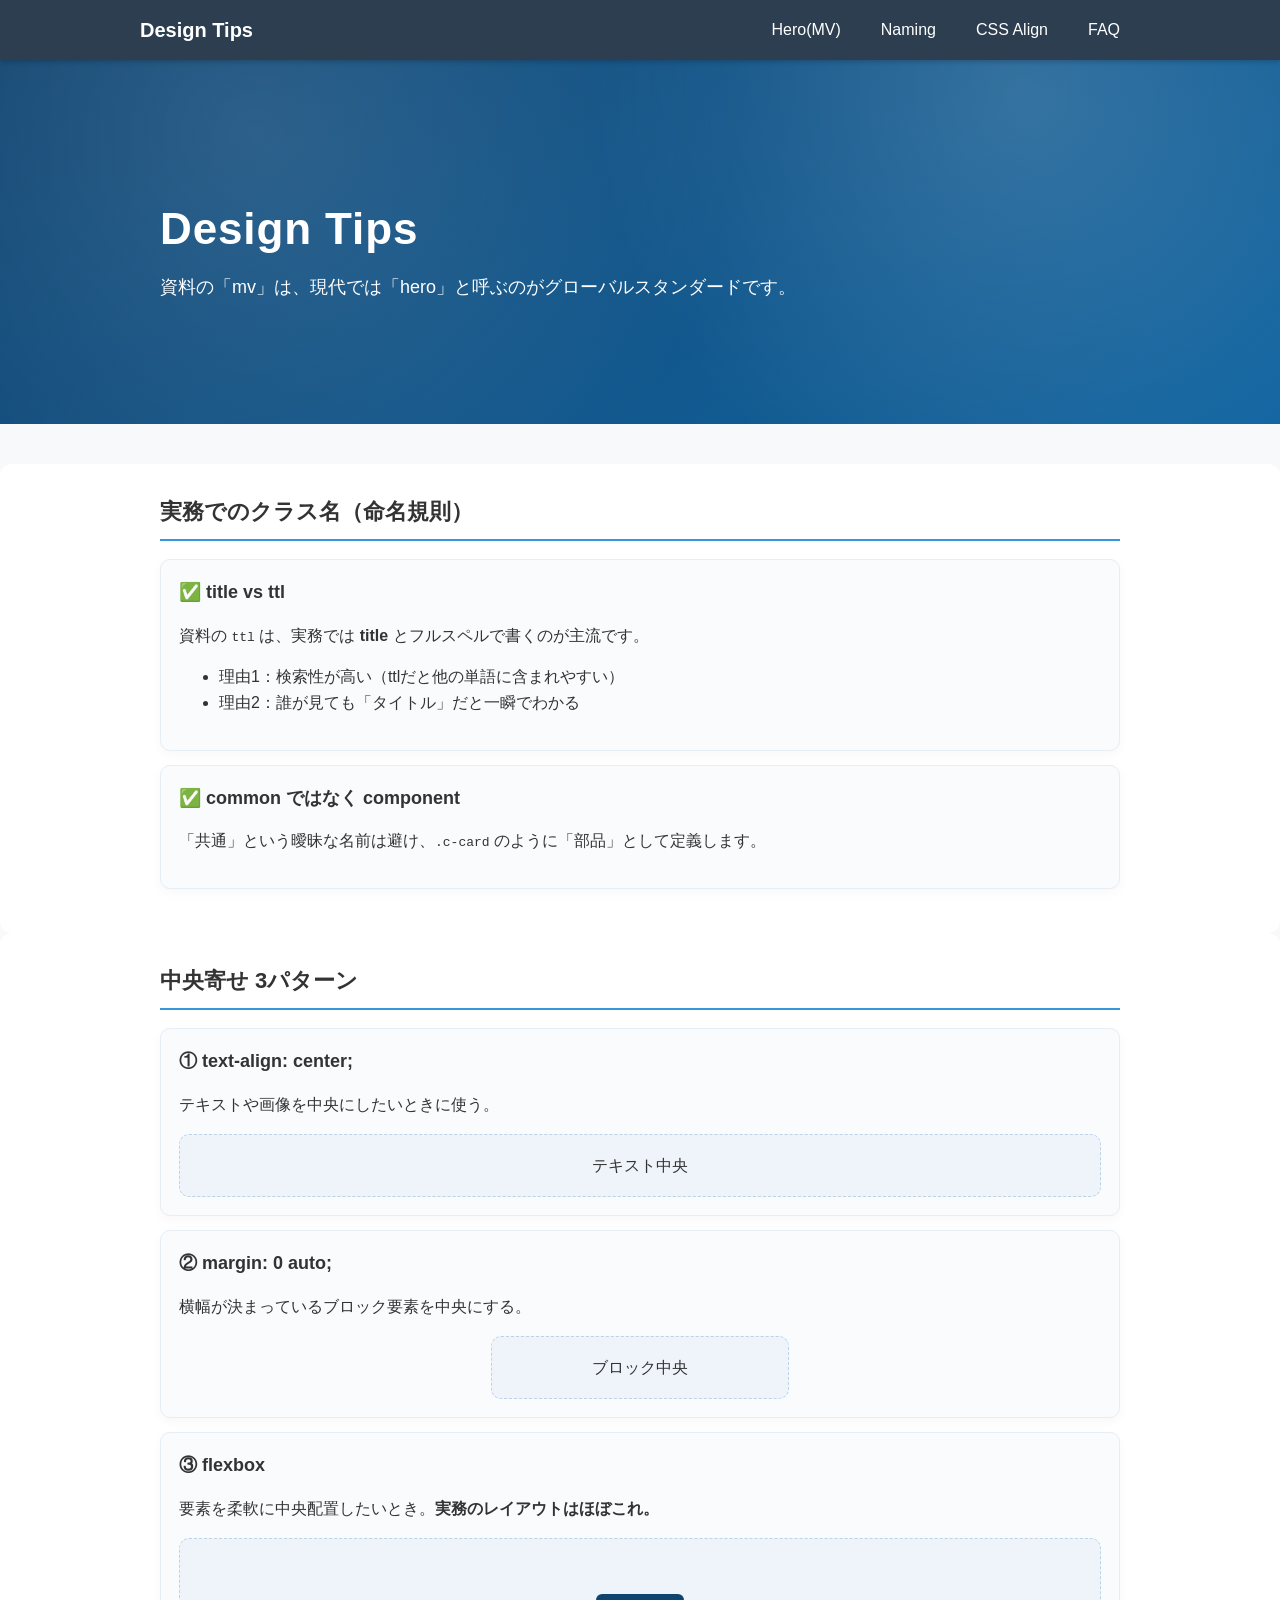
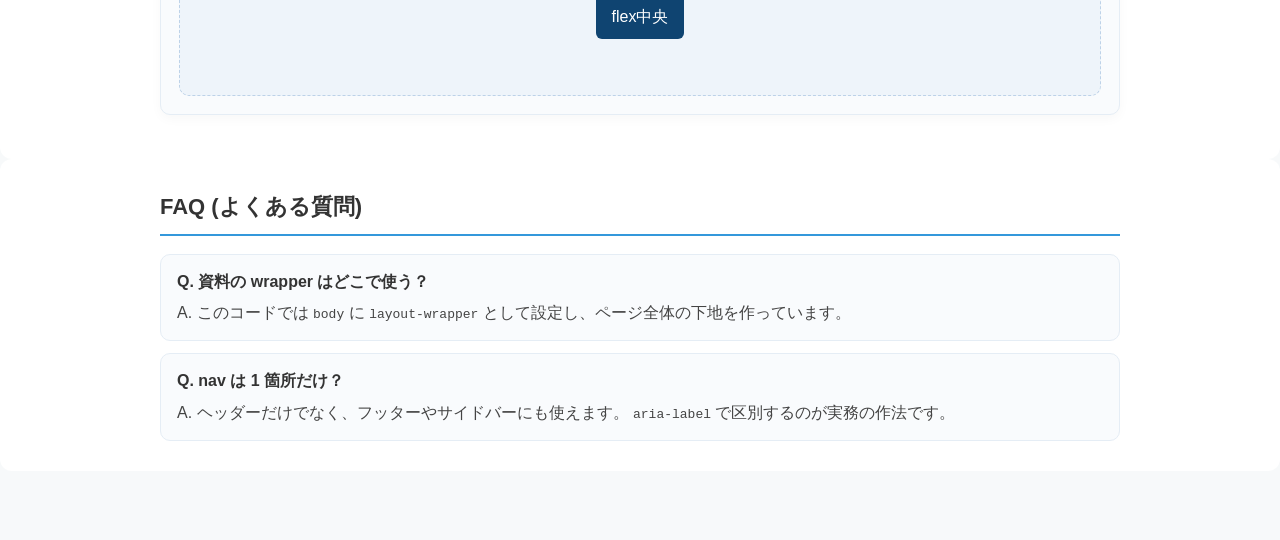
<file: html_css/index.html>
<!doctype html>
<html lang="ja">
	<head>
		<meta charset="UTF-8" />
		<meta name="viewport" content="width=device-width, initial-scale=1.0" />
		<title>HTML/CSS</title>
		<link rel="stylesheet" href="style.css" />
	</head>
	<body class="layout-wrapper">
		<header class="site-header sticky-header">
			<div class="header-inner">
				<a class="header-logo" href="#hero">Design Tips</a>
				<nav class="global-nav" aria-label="メインナビゲーション">
					<ul>
						<li><a href="#hero">Hero(MV)</a></li>
						<li><a href="#naming">Naming</a></li>
						<li><a href="#css">CSS Align</a></li>
						<li><a href="#faq">FAQ</a></li>
					</ul>
				</nav>
				<button
					class="hamburger-btn"
					type="button"
					aria-expanded="false"
					aria-controls="mobileNav"
					aria-label="メニューを開閉"
				>
					☰
				</button>
			</div>
		</header>

		<nav
			class="mobile-nav"
			id="mobileNav"
			aria-label="モバイルメニュー"
			aria-hidden="true"
		>
			<div class="mobile-nav__header">
				<span>メニュー</span>
				<button
					class="mobile-nav__close"
					type="button"
					aria-label="メニューを閉じる"
				>
					×
				</button>
			</div>
			<ul class="mobile-nav__list">
				<li><a href="#hero">Hero(MV)</a></li>
				<li><a href="#naming">Naming</a></li>
				<li><a href="#css">CSS Align</a></li>
				<li><a href="#faq">FAQ</a></li>
			</ul>
		</nav>
		<div class="mobile-nav__overlay" aria-hidden="true"></div>

		<main class="site-main">
			<!-- ===============================
                Hero (資料の mv)
                =============================== -->
			<section id="hero" class="hero">
				<div class="container">
					<h1 class="hero__title">Design Tips</h1>
					<p class="hero__lead">
						資料の「mv」は、現代では「hero」と呼ぶのがグローバルスタンダードです。
					</p>
				</div>
			</section>

			<!-- ===============================
                命名セクション (ttl や common の実務)
                =============================== -->
			<section id="naming" class="section">
				<div class="container">
					<!-- 【実務Tips】資料の「ttl」ではなく「title」と書く理由
					     略語は人によって解釈が分かれるため、保守性を高めるためにフルスペルが推奨されます。 -->
					<h2 class="section__title">実務でのクラス名（命名規則）</h2>

					<article class="card">
						<h3 class="card__title">✅ title vs ttl</h3>
						<p>
							資料の <code>ttl</code> は、実務では
							<strong>title</strong> とフルスペルで書くのが主流です。
						</p>
						<ul>
							<li>理由1：検索性が高い（ttlだと他の単語に含まれやすい）</li>
							<li>理由2：誰が見ても「タイトル」だと一瞬でわかる</li>
						</ul>
					</article>

					<article class="card">
						<h3 class="card__title">✅ common ではなく component</h3>
						<p>
							「共通」という曖昧な名前は避け、<code>.c-card</code>
							のように「部品」として定義します。
						</p>
					</article>
				</div>
			</section>

			<!-- ===============================
                中央寄せ 3パターン (元の分かりやすい形式)
                =============================== -->
			<section id="css" class="section">
				<div class="container">
					<h2 class="section__title">中央寄せ 3パターン</h2>

					<article class="card">
						<h3 class="card__title">① text-align: center;</h3>
						<p>テキストや画像を中央にしたいときに使う。</p>
						<div class="example example--text-center">テキスト中央</div>
					</article>

					<article class="card">
						<h3 class="card__title">② margin: 0 auto;</h3>
						<p>横幅が決まっているブロック要素を中央にする。</p>
						<div class="example example--block-center">ブロック中央</div>
					</article>

					<article class="card">
						<h3 class="card__title">③ flexbox</h3>
						<p>
							要素を柔軟に中央配置したいとき。<strong
								>実務のレイアウトはほぼこれ。</strong
							>
						</p>
						<div class="example example--flex">
							<div class="example__inner">flex中央</div>
						</div>
					</article>
				</div>
			</section>

			<!-- ===============================
                    FAQセクション (実務の構造)
                =============================== -->
			<section id="faq" class="section">
				<div class="container">
					<h2 class="section__title">FAQ (よくある質問)</h2>
					<!-- 【実務Tips】faq は単なるクラス名ではなく、
					     dl(定義リスト)などを使って構造的に書くのが一般的です。 -->
					<dl class="faq-list">
						<div class="faq-item">
							<dt class="faq-item__question">
								Q. 資料の wrapper はどこで使う？
							</dt>
							<dd class="faq-item__answer">
								A. このコードでは <code>body</code> に
								<code>layout-wrapper</code>
								として設定し、ページ全体の下地を作っています。
							</dd>
						</div>
						<div class="faq-item">
							<dt class="faq-item__question">Q. nav は 1 箇所だけ？</dt>
							<dd class="faq-item__answer">
								A. ヘッダーだけでなく、フッターやサイドバーにも使えます。
								<code>aria-label</code> で区別するのが実務の作法です。
							</dd>
						</div>
					</dl>
				</div>
			</section>
		</main>

		<script src="script.js"></script>
	</body>
</html>
</file>
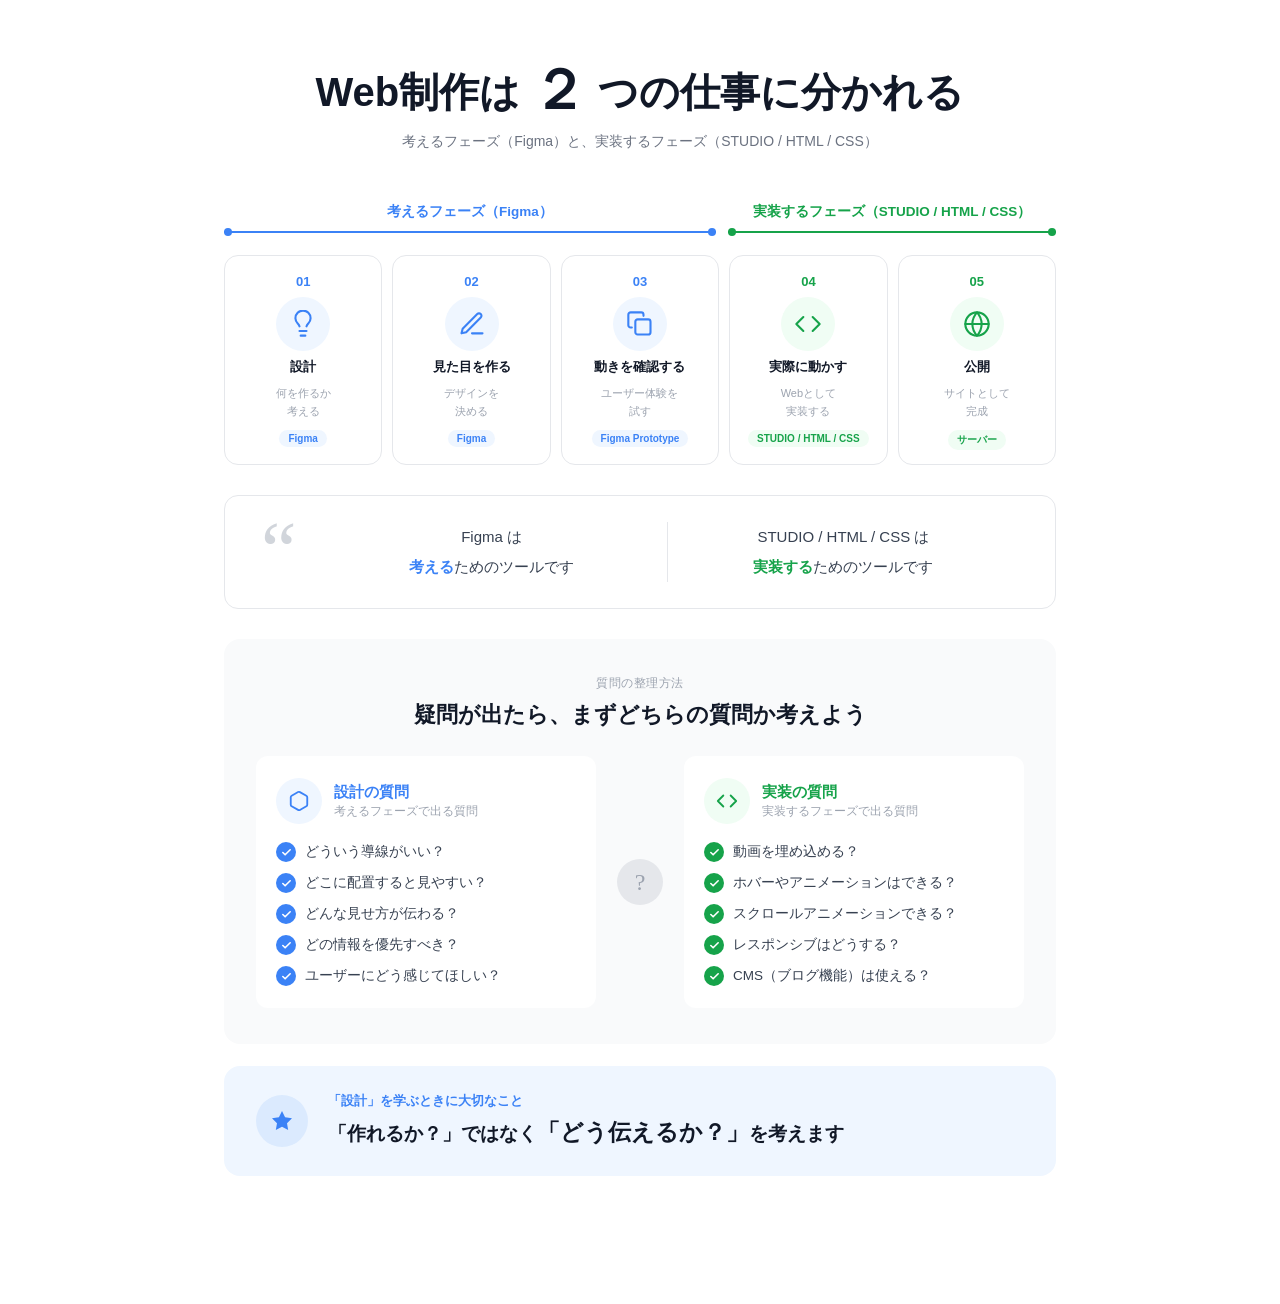
<file: web-design-phases/index.html>
<!DOCTYPE html>
<html lang="ja">
<head>
  <meta charset="UTF-8">
  <meta name="viewport" content="width=device-width, initial-scale=1.0">
  <title>Lesson Guide - Web制作は２つの仕事に分かれる</title>
  <style>
    *, *::before, *::after { box-sizing: border-box; margin: 0; padding: 0; }

    body {
      font-family: -apple-system, BlinkMacSystemFont, 'Hiragino Kaku Gothic ProN', 'Noto Sans JP', sans-serif;
      background: #fff;
      color: #111827;
    }

    .nav {
      display: flex;
      justify-content: space-between;
      padding: 18px 52px;
      font-size: 13px;
      color: #9CA3AF;
      letter-spacing: 0.02em;
    }

    .wrap {
      max-width: 920px;
      margin: 0 auto;
      padding: 0 44px 64px;
    }

    /* ---- HEADER ---- */
    .header {
      text-align: center;
      padding: 56px 0 52px;
    }

    .goal-tag {
      display: inline-block;
      border: 1.5px solid #60A5FA;
      color: #3B82F6;
      font-size: 12px;
      font-weight: 600;
      border-radius: 999px;
      padding: 4px 18px;
      margin-bottom: 14px;
    }

    .header h1 {
      font-size: 40px;
      font-weight: 900;
      color: #111827;
      line-height: 1.2;
      margin-bottom: 10px;
    }

    .header h1 .big-num {
      font-size: 56px;
      vertical-align: -3px;
    }

    .header .sub {
      font-size: 14px;
      color: #6B7280;
    }

    /* ---- PHASE LABELS ---- */
    .phase-labels {
      display: grid;
      grid-template-columns: 3fr 2fr;
      gap: 12px;
      margin-bottom: 22px;
    }

    .phase-label {
      font-size: 13.5px;
      font-weight: 700;
      text-align: center;
      padding-bottom: 10px;
      border-bottom: 2.5px solid currentColor;
      position: relative;
    }

    .phase-label.blue { color: #3B82F6; }
    .phase-label.green { color: #16A34A; }

    .phase-label::before,
    .phase-label::after {
      content: '';
      position: absolute;
      bottom: -5px;
      width: 8px;
      height: 8px;
      border-radius: 50%;
      background: currentColor;
    }
    .phase-label::before { left: 0; }
    .phase-label::after { right: 0; }

    /* ---- CARDS ---- */
    .cards {
      display: grid;
      grid-template-columns: repeat(5, 1fr);
      gap: 10px;
    }

    .card {
      border: 1.5px solid #E5E7EB;
      border-radius: 14px;
      padding: 18px 10px 14px;
      display: flex;
      flex-direction: column;
      align-items: center;
      gap: 8px;
    }

    .card-num {
      font-size: 13px;
      font-weight: 800;
    }
    .card.blue .card-num { color: #3B82F6; }
    .card.green .card-num { color: #16A34A; }

    .card-icon {
      width: 54px;
      height: 54px;
      border-radius: 50%;
      display: flex;
      align-items: center;
      justify-content: center;
    }
    .card.blue .card-icon { background: #EFF6FF; }
    .card.green .card-icon { background: #F0FDF4; }

    .card-title {
      font-size: 13px;
      font-weight: 700;
      color: #111827;
      text-align: center;
      line-height: 1.3;
    }

    .card-desc {
      font-size: 11px;
      color: #9CA3AF;
      text-align: center;
      line-height: 1.65;
    }

    .card-tag {
      font-size: 10px;
      font-weight: 600;
      border-radius: 999px;
      padding: 3px 9px;
      margin-top: 2px;
    }
    .card.blue .card-tag { background: #EFF6FF; color: #3B82F6; }
    .card.green .card-tag { background: #F0FDF4; color: #16A34A; }

    /* ---- QUOTE ---- */
    .quote-box {
      border: 1.5px solid #E5E7EB;
      border-radius: 14px;
      display: flex;
      align-items: center;
      padding: 26px 36px;
      gap: 20px;
      margin: 30px 0;
    }

    .big-quote {
      font-size: 80px;
      color: #D1D5DB;
      font-family: Georgia, serif;
      line-height: 0.7;
      flex-shrink: 0;
      margin-top: -4px;
    }

    .quote-items {
      display: grid;
      grid-template-columns: 1fr 1fr;
      flex: 1;
    }

    .quote-item {
      padding: 0 28px;
      font-size: 15px;
      color: #374151;
      line-height: 2;
      text-align: center;
    }
    .quote-item:first-child { border-right: 1px solid #E5E7EB; }

    .em-blue { color: #3B82F6; font-weight: 700; }
    .em-green { color: #16A34A; font-weight: 700; }

    /* ---- QUESTION SECTION ---- */
    .q-section {
      background: #F9FAFB;
      border-radius: 16px;
      padding: 36px 32px;
      margin-bottom: 22px;
    }

    .section-sub {
      font-size: 12px;
      color: #9CA3AF;
      text-align: center;
      display: block;
      margin-bottom: 8px;
      letter-spacing: 0.04em;
    }

    .q-section h2 {
      font-size: 22px;
      font-weight: 800;
      text-align: center;
      margin-bottom: 26px;
    }

    .q-grid {
      display: grid;
      grid-template-columns: 1fr 60px 1fr;
      align-items: center;
      gap: 14px;
    }

    .q-col {
      background: white;
      border-radius: 12px;
      padding: 22px 20px;
    }

    .q-head {
      display: flex;
      align-items: center;
      gap: 12px;
      margin-bottom: 18px;
    }

    .q-icon {
      width: 46px;
      height: 46px;
      border-radius: 50%;
      display: flex;
      align-items: center;
      justify-content: center;
      flex-shrink: 0;
    }
    .q-icon.blue { background: #EFF6FF; }
    .q-icon.green { background: #F0FDF4; }

    .q-col-title { font-size: 15px; font-weight: 700; }
    .q-col-title.blue { color: #3B82F6; }
    .q-col-title.green { color: #16A34A; }

    .q-col-sub { font-size: 11.5px; color: #9CA3AF; margin-top: 2px; }

    .q-list { list-style: none; display: flex; flex-direction: column; gap: 11px; }

    .q-list li {
      display: flex;
      align-items: center;
      gap: 9px;
      font-size: 13.5px;
      color: #374151;
    }

    .chk {
      width: 20px;
      height: 20px;
      border-radius: 50%;
      display: flex;
      align-items: center;
      justify-content: center;
      flex-shrink: 0;
    }
    .chk.blue { background: #3B82F6; }
    .chk.green { background: #16A34A; }

    .q-mid {
      display: flex;
      align-items: center;
      justify-content: center;
    }

    .q-mark {
      width: 46px;
      height: 46px;
      border-radius: 50%;
      background: #E5E7EB;
      display: flex;
      align-items: center;
      justify-content: center;
      font-size: 24px;
      color: #9CA3AF;
      font-weight: 300;
      font-family: Georgia, serif;
    }

    /* ---- CTA ---- */
    .cta {
      background: #EFF6FF;
      border-radius: 16px;
      padding: 26px 32px;
      display: flex;
      align-items: center;
      gap: 20px;
    }

    .cta-star {
      width: 52px;
      height: 52px;
      border-radius: 50%;
      background: #DBEAFE;
      display: flex;
      align-items: center;
      justify-content: center;
      flex-shrink: 0;
    }

    .cta-label {
      font-size: 13px;
      color: #3B82F6;
      font-weight: 600;
      margin-bottom: 6px;
    }

    .cta h2 {
      font-size: 19px;
      font-weight: 700;
      color: #111827;
      line-height: 1.45;
    }

    .big-em {
      font-size: 23px;
      font-weight: 900;
    }

    footer {
      text-align: center;
      padding: 32px;
      font-size: 12px;
      color: #9CA3AF;
      letter-spacing: 0.06em;
    }
  </style>
</head>
<body>


<main class="wrap">

  <!-- HEADER -->
  <header class="header">
    <h1>Web制作は <span class="big-num">２</span> つの仕事に分かれる</h1>
    <p class="sub">考えるフェーズ（Figma）と、実装するフェーズ（STUDIO / HTML / CSS）</p>
  </header>

  <!-- PHASE + CARDS -->
  <section>
    <div class="phase-labels">
      <div class="phase-label blue">考えるフェーズ（Figma）</div>
      <div class="phase-label green">実装するフェーズ（STUDIO / HTML / CSS）</div>
    </div>

    <div class="cards">

      <!-- 01 設計 -->
      <div class="card blue">
        <div class="card-num">01</div>
        <div class="card-icon">
          <svg width="28" height="28" viewBox="0 0 24 24" fill="none" stroke="#3B82F6" stroke-width="1.8" stroke-linecap="round" stroke-linejoin="round">
            <path d="M15 14c.2-1 .7-1.7 1.5-2.5C17.6 10.3 18.5 8.8 18.5 7A6.5 6.5 0 0 0 5.5 7c0 1.8.9 3.3 2 4.5.8.8 1.3 1.5 1.5 2.5"/>
            <path d="M9 18h6"/>
            <path d="M10 22h4"/>
          </svg>
        </div>
        <div class="card-title">設計</div>
        <div class="card-desc">何を作るか<br>考える</div>
        <div class="card-tag">Figma</div>
      </div>

      <!-- 02 見た目を作る -->
      <div class="card blue">
        <div class="card-num">02</div>
        <div class="card-icon">
          <svg width="28" height="28" viewBox="0 0 24 24" fill="none" stroke="#3B82F6" stroke-width="1.8" stroke-linecap="round" stroke-linejoin="round">
            <path d="M12 20h9"/>
            <path d="M16.5 3.5a2.121 2.121 0 0 1 3 3L7 19l-4 1 1-4L16.5 3.5z"/>
          </svg>
        </div>
        <div class="card-title">見た目を作る</div>
        <div class="card-desc">デザインを<br>決める</div>
        <div class="card-tag">Figma</div>
      </div>

      <!-- 03 動きを確認する -->
      <div class="card blue">
        <div class="card-num">03</div>
        <div class="card-icon">
          <svg width="28" height="28" viewBox="0 0 24 24" fill="none" stroke="#3B82F6" stroke-width="1.8" stroke-linecap="round" stroke-linejoin="round">
            <rect x="8" y="8" width="13" height="13" rx="2"/>
            <path d="M5 15H4a2 2 0 0 1-2-2V4a2 2 0 0 1 2-2h9a2 2 0 0 1 2 2v1"/>
          </svg>
        </div>
        <div class="card-title">動きを確認する</div>
        <div class="card-desc">ユーザー体験を<br>試す</div>
        <div class="card-tag">Figma Prototype</div>
      </div>

      <!-- 04 実際に動かす -->
      <div class="card green">
        <div class="card-num">04</div>
        <div class="card-icon">
          <svg width="28" height="28" viewBox="0 0 24 24" fill="none" stroke="#16A34A" stroke-width="1.8" stroke-linecap="round" stroke-linejoin="round">
            <polyline points="16 18 22 12 16 6"/>
            <polyline points="8 6 2 12 8 18"/>
          </svg>
        </div>
        <div class="card-title">実際に動かす</div>
        <div class="card-desc">Webとして<br>実装する</div>
        <div class="card-tag">STUDIO / HTML / CSS</div>
      </div>

      <!-- 05 公開 -->
      <div class="card green">
        <div class="card-num">05</div>
        <div class="card-icon">
          <svg width="28" height="28" viewBox="0 0 24 24" fill="none" stroke="#16A34A" stroke-width="1.8" stroke-linecap="round" stroke-linejoin="round">
            <circle cx="12" cy="12" r="10"/>
            <line x1="2" y1="12" x2="22" y2="12"/>
            <path d="M12 2a15.3 15.3 0 0 1 4 10 15.3 15.3 0 0 1-4 10 15.3 15.3 0 0 1-4-10 15.3 15.3 0 0 1 4-10z"/>
          </svg>
        </div>
        <div class="card-title">公開</div>
        <div class="card-desc">サイトとして<br>完成</div>
        <div class="card-tag">サーバー</div>
      </div>

    </div>
  </section>

  <!-- QUOTE -->
  <div class="quote-box">
    <div class="big-quote">&ldquo;</div>
    <div class="quote-items">
      <div class="quote-item">
        Figma は<br>
        <span class="em-blue">考える</span>ためのツールです
      </div>
      <div class="quote-item">
        STUDIO / HTML / CSS は<br>
        <span class="em-green">実装する</span>ためのツールです
      </div>
    </div>
  </div>

  <!-- QUESTION SECTION -->
  <div class="q-section">
    <span class="section-sub">質問の整理方法</span>
    <h2>疑問が出たら、まずどちらの質問か考えよう</h2>

    <div class="q-grid">

      <!-- 設計の質問 -->
      <div class="q-col">
        <div class="q-head">
          <div class="q-icon blue">
            <svg width="22" height="22" viewBox="0 0 24 24" fill="none" stroke="#3B82F6" stroke-width="2" stroke-linecap="round" stroke-linejoin="round">
              <path d="M21 16V8a2 2 0 0 0-1-1.73l-7-4a2 2 0 0 0-2 0l-7 4A2 2 0 0 0 3 8v8a2 2 0 0 0 1 1.73l7 4a2 2 0 0 0 2 0l7-4A2 2 0 0 0 21 16z"/>
            </svg>
          </div>
          <div>
            <div class="q-col-title blue">設計の質問</div>
            <div class="q-col-sub">考えるフェーズで出る質問</div>
          </div>
        </div>
        <ul class="q-list">
          <li><span class="chk blue"><svg width="11" height="11" viewBox="0 0 24 24" fill="none" stroke="white" stroke-width="3.5" stroke-linecap="round" stroke-linejoin="round"><polyline points="20 6 9 17 4 12"/></svg></span>どういう導線がいい？</li>
          <li><span class="chk blue"><svg width="11" height="11" viewBox="0 0 24 24" fill="none" stroke="white" stroke-width="3.5" stroke-linecap="round" stroke-linejoin="round"><polyline points="20 6 9 17 4 12"/></svg></span>どこに配置すると見やすい？</li>
          <li><span class="chk blue"><svg width="11" height="11" viewBox="0 0 24 24" fill="none" stroke="white" stroke-width="3.5" stroke-linecap="round" stroke-linejoin="round"><polyline points="20 6 9 17 4 12"/></svg></span>どんな見せ方が伝わる？</li>
          <li><span class="chk blue"><svg width="11" height="11" viewBox="0 0 24 24" fill="none" stroke="white" stroke-width="3.5" stroke-linecap="round" stroke-linejoin="round"><polyline points="20 6 9 17 4 12"/></svg></span>どの情報を優先すべき？</li>
          <li><span class="chk blue"><svg width="11" height="11" viewBox="0 0 24 24" fill="none" stroke="white" stroke-width="3.5" stroke-linecap="round" stroke-linejoin="round"><polyline points="20 6 9 17 4 12"/></svg></span>ユーザーにどう感じてほしい？</li>
        </ul>
      </div>

      <!-- ? -->
      <div class="q-mid">
        <div class="q-mark">?</div>
      </div>

      <!-- 実装の質問 -->
      <div class="q-col">
        <div class="q-head">
          <div class="q-icon green">
            <svg width="22" height="22" viewBox="0 0 24 24" fill="none" stroke="#16A34A" stroke-width="2" stroke-linecap="round" stroke-linejoin="round">
              <polyline points="16 18 22 12 16 6"/>
              <polyline points="8 6 2 12 8 18"/>
            </svg>
          </div>
          <div>
            <div class="q-col-title green">実装の質問</div>
            <div class="q-col-sub">実装するフェーズで出る質問</div>
          </div>
        </div>
        <ul class="q-list">
          <li><span class="chk green"><svg width="11" height="11" viewBox="0 0 24 24" fill="none" stroke="white" stroke-width="3.5" stroke-linecap="round" stroke-linejoin="round"><polyline points="20 6 9 17 4 12"/></svg></span>動画を埋め込める？</li>
          <li><span class="chk green"><svg width="11" height="11" viewBox="0 0 24 24" fill="none" stroke="white" stroke-width="3.5" stroke-linecap="round" stroke-linejoin="round"><polyline points="20 6 9 17 4 12"/></svg></span>ホバーやアニメーションはできる？</li>
          <li><span class="chk green"><svg width="11" height="11" viewBox="0 0 24 24" fill="none" stroke="white" stroke-width="3.5" stroke-linecap="round" stroke-linejoin="round"><polyline points="20 6 9 17 4 12"/></svg></span>スクロールアニメーションできる？</li>
          <li><span class="chk green"><svg width="11" height="11" viewBox="0 0 24 24" fill="none" stroke="white" stroke-width="3.5" stroke-linecap="round" stroke-linejoin="round"><polyline points="20 6 9 17 4 12"/></svg></span>レスポンシブはどうする？</li>
          <li><span class="chk green"><svg width="11" height="11" viewBox="0 0 24 24" fill="none" stroke="white" stroke-width="3.5" stroke-linecap="round" stroke-linejoin="round"><polyline points="20 6 9 17 4 12"/></svg></span>CMS（ブログ機能）は使える？</li>
        </ul>
      </div>

    </div>
  </div>

  <!-- CTA -->
  <div class="cta">
    <div class="cta-star">
      <svg width="24" height="24" viewBox="0 0 24 24" fill="#3B82F6">
        <polygon points="12 2 15.09 8.26 22 9.27 17 14.14 18.18 21.02 12 17.77 5.82 21.02 7 14.14 2 9.27 8.91 8.26 12 2"/>
      </svg>
    </div>
    <div>
      <div class="cta-label">「設計」を学ぶときに大切なこと</div>
      <h2>「作れるか？」ではなく<span class="big-em">「どう伝えるか？」</span>を考えます</h2>
    </div>
  </div>

</main>

<footer></footer>

</body>
</html>
</file>
<file: html_css/style.css>
/* style.css
 * 目的：HTMLの構造と見た目を分離し、授業で説明しやすいようにセクションごとコメント付きで整理
 */

/* =========================================
   ベース
========================================= */
body {
	font-family:
		"Helvetica Neue", Arial, "Hiragino Kaku Gothic ProN", "Hiragino Sans",
		Meiryo, sans-serif;
	margin: 0;
	padding: 0;
	line-height: 1.6;
	background-color: #f7f9fa;
	color: #333;
}
html {
	scroll-behavior: smooth;
}
body.nav-open {
	overflow: hidden; /* モバイルドロワー展開時に背景スクロールを止める */
}
img {
	max-width: 100%;
	height: auto;
	vertical-align: bottom;
}
h1 {
	font-size: 28px;
	margin: 25px 0 15px;
	line-height: 1.3;
}

/* SEOチェックの強調ボックス */
.seo-note {
	background: #e8f4ff;
	border: 1px solid #b6dbff;
	color: #1f4e79;
	border-radius: 8px;
	padding: 18px;
	margin-bottom: 24px;
	box-shadow: 0 4px 12px rgba(0, 0, 0, 0.04);
}
.seo-note ul {
	padding-left: 18px;
	margin: 10px 0 0 0;
}

/* =========================================
   追従ヘッダー
========================================= */
.sticky-header {
	position: sticky;
	top: 0;
	background-color: #2c3e50;
	color: #fff;
	height: 60px;
	z-index: 1000;
	box-shadow: 0 2px 5px rgba(0, 0, 0, 0.2);
}
.header-inner {
	max-width: 1000px; /* 下のcontainerと幅を揃える */
	padding: 0 20px; /* 下のcontainerと同じインセット */
	margin: 0 auto;
	height: 100%;
	display: flex;
	align-items: center;
	justify-content: space-between;
	gap: 16px;
}
.header-logo {
	font-size: 20px;
	font-weight: bold;
	text-decoration: none;
	color: #fff;
	display: flex;
	align-items: center;
	gap: 10px;
}

/* =========================================
   グローバルナビ（PC）
========================================= */
.global-nav > ul {
	list-style: none;
	margin: 0;
	padding: 0;
	display: flex;
	height: 100%;
}
.global-nav > ul > li {
	position: relative;
	height: 60px;
	display: flex;
	align-items: center;
}
.global-nav a {
	color: #fff;
	text-decoration: none;
	padding: 0 20px;
	display: flex;
	align-items: center;
	height: 100%;
	transition: background-color 0.3s;
}
.global-nav a:hover {
	background-color: #34495e;
}

/* ドロップダウン */
.dropdown-menu {
	display: none;
	position: absolute;
	top: 60px;
	left: 0;
	background-color: #34495e;
	min-width: 200px;
	list-style: none;
	margin: 0;
	padding: 0;
	box-shadow: 0 4px 6px rgba(0, 0, 0, 0.3);
}
.global-nav > ul > li:hover .dropdown-menu {
	display: block;
}
.dropdown-menu li {
	border-bottom: 1px solid #2c3e50;
}
.dropdown-menu a {
	padding: 15px 20px;
	height: auto;
}

/* =========================================
   パンくず
========================================= */
.breadcrumb {
	background: #fff;
	padding: 12px 20px;
	border-bottom: 1px solid #e0e0e0;
	margin-bottom: 30px;
}
.breadcrumb ol {
	list-style: none;
	margin: 0 auto;
	padding: 0;
	display: flex;
	font-size: 13px;
	max-width: 1000px;
}
.breadcrumb a {
	color: #3498db;
	text-decoration: none;
}
.breadcrumb li::after {
	content: ">";
	margin: 0 8px;
	color: #999;
}
.breadcrumb li:last-child::after {
	content: "";
}
.breadcrumb li[aria-current="page"] {
	color: #666;
}

/* =========================================
   レイアウト共通
========================================= */
.container {
	max-width: 1000px;
	margin: 0 auto;
	padding: 0 20px;
	box-sizing: border-box;
}
.site-main {
	padding: 0 0 70px;
}

/* セクションとカード（このページ用） */
.section {
	background: #fff;
	padding: 30px;
	border-radius: 12px;
	scroll-margin-top: 80px;
}
.section__title {
	margin: 0 0 18px;
	font-size: 22px;
	border-bottom: 2px solid #3498db;
	padding-bottom: 10px;
}
.card {
	background: #f9fbfd;
	border: 1px solid #e5edf5;
	border-radius: 10px;
	padding: 18px;
	margin-bottom: 14px;
	box-shadow: 0 4px 12px rgba(0, 0, 0, 0.03);
}
.card__title {
	margin: 0 0 10px;
	font-size: 18px;
}

/* ヒーロー */
.hero {
	background: linear-gradient(135deg, #0f4471, #1366a2);
	color: #fff;
	padding: 140px 0 120px;
	margin-bottom: 40px;
	position: relative;
	overflow: hidden;
	scroll-margin-top: 80px;
}
.hero::after {
	content: "";
	position: absolute;
	inset: 0;
	background:
		radial-gradient(
			circle at 20% 20%,
			rgba(255, 255, 255, 0.12),
			transparent 45%
		),
		radial-gradient(
			circle at 80% 10%,
			rgba(255, 255, 255, 0.15),
			transparent 40%
		);
	pointer-events: none;
}
.hero .container {
	display: flex;
	flex-direction: column;
	gap: 14px;
	align-items: flex-start;
}
.hero__title {
	margin: 0;
	font-size: clamp(36px, 5vw, 44px);
	letter-spacing: 0.02em;
}
.hero__lead {
	margin: 0;
	max-width: 640px;
	font-size: 18px;
	line-height: 1.8;
}

/* デモ用 UI パーツ */
.example {
	background: #eef4fa;
	border: 1px dashed #bdd2e8;
	border-radius: 10px;
	padding: 18px;
	margin-top: 12px;
}
.example--text-center {
	text-align: center;
}
.example--block-center {
	width: 260px;
	margin: 0 auto;
	text-align: center;
}
.example--flex {
	display: flex;
	align-items: center;
	justify-content: center;
	height: 120px;
}
.example__inner {
	background: #0f4471;
	color: #fff;
	padding: 10px 16px;
	border-radius: 6px;
}

.faq-list {
	margin: 0;
	padding: 0;
	display: grid;
	gap: 12px;
}
.faq-item {
	background: #f9fbfd;
	border: 1px solid #e5edf5;
	border-radius: 10px;
	padding: 14px 16px;
}
.faq-item__question {
	margin: 0 0 6px;
	font-weight: 700;
}
.faq-item__answer {
	margin: 0;
	color: #444;
}

/* =========================================
   Swiper
========================================= */
.swiper {
	width: 100%;
	height: auto;
	border-radius: 8px;
}
.swiper-slide img {
	width: 100%;
	height: 350px;
	object-fit: cover;
}

/* =========================================
   dialog
========================================= */
.modal-btn {
	background-color: #e74c3c;
	color: #fff;
	border: none;
	padding: 12px 24px;
	font-size: 16px;
	border-radius: 4px;
	cursor: pointer;
	transition: 0.3s;
}
.modal-btn:hover {
	background-color: #c0392b;
}
dialog {
	border: none;
	border-radius: 12px;
	padding: 30px;
	box-shadow: 0 10px 30px rgba(0, 0, 0, 0.3);
	max-width: 500px;
	width: 90%;
}
dialog::backdrop {
	background: rgba(0, 0, 0, 0.6);
	backdrop-filter: blur(3px);
}
.close-btn {
	background-color: #ddd;
	border: none;
	padding: 8px 16px;
	border-radius: 4px;
	cursor: pointer;
	margin-top: 20px;
}

/* =========================================
   アコーディオン
========================================= */
details {
	margin-bottom: 15px;
	border: 1px solid #e0e0e0;
	border-radius: 6px;
	background: #fff;
	overflow: hidden;
}
summary {
	padding: 15px;
	font-weight: bold;
	cursor: pointer;
	background-color: #f8f9fa;
	list-style: none;
	position: relative;
}
summary::-webkit-details-marker {
	display: none;
}
summary::after {
	content: "＋";
	position: absolute;
	right: 15px;
	top: 50%;
	transform: translateY(-50%);
	color: #3498db;
}
details[open] summary::after {
	content: "－";
}
.details-content {
	padding: 15px;
	border-top: 1px solid #e0e0e0;
	color: #555;
}

/* =========================================
   記事カード／バナー
========================================= */
.post-card {
	display: flex;
	gap: 15px;
	margin-bottom: 15px;
	padding-bottom: 15px;
	border-bottom: 1px dashed #ddd;
}
.post-card img {
	width: 100px;
	height: 100px;
	object-fit: cover;
	border-radius: 4px;
}
.banner-img {
	margin-bottom: 20px;
	border-radius: 8px;
	transition: opacity 0.3s;
}
.banner-img:hover {
	opacity: 0.8;
}

/* =========================================
   ハンバーガー（ボタン） + モバイルドロワー
========================================= */
.hamburger-btn {
	display: none;
	font-size: 28px;
	background: none;
	border: none;
	color: #fff;
	cursor: pointer;
}

.mobile-nav {
	position: fixed;
	top: 0;
	right: 0;
	bottom: 0;
	width: 280px;
	max-width: 80%;
	background: #2c3e50;
	color: #fff;
	z-index: 1500;
	padding: 18px;
	transform: translateX(100%);
	transition:
		transform 0.3s ease,
		box-shadow 0.3s ease;
	box-shadow: 0 0 0 rgba(0, 0, 0, 0);
	display: flex;
	flex-direction: column;
	gap: 12px;
}
.mobile-nav__header {
	display: flex;
	justify-content: space-between;
	align-items: center;
	font-weight: bold;
	letter-spacing: 0.3px;
}
.mobile-nav__close {
	background: none;
	border: none;
	color: #fff;
	font-size: 20px;
	cursor: pointer;
}
.mobile-nav__list {
	list-style: none;
	padding: 0;
	margin: 0;
	display: flex;
	flex-direction: column;
	gap: 6px;
}
.mobile-nav__list a {
	color: #fff;
	text-decoration: none;
	padding: 12px 10px;
	border-radius: 6px;
	transition: background 0.2s;
	display: block;
}
.mobile-nav__list a:hover {
	background: rgba(255, 255, 255, 0.08);
}
.mobile-nav .dropdown-menu {
	display: block;
	position: static;
	background: transparent;
	box-shadow: none;
	padding-left: 10px;
	margin-top: 2px;
}
.mobile-nav .dropdown-menu li {
	border: none;
}
.mobile-nav .dropdown-menu a {
	padding-left: 24px;
	font-size: 14px;
}
.mobile-nav__overlay {
	position: fixed;
	inset: 0;
	background: rgba(0, 0, 0, 0.35);
	backdrop-filter: blur(2px);
	z-index: 1400;
	opacity: 0;
	pointer-events: none;
	transition: opacity 0.25s ease;
}
body.nav-open .mobile-nav {
	transform: translateX(0);
	box-shadow: -12px 0 35px rgba(0, 0, 0, 0.35);
}
body.nav-open .mobile-nav__overlay {
	opacity: 1;
	pointer-events: auto;
}

/* =========================================
   レスポンシブ
========================================= */
@media (max-width: 768px) {
	.container {
		flex-direction: column;
	}
	.global-nav {
		display: none;
	}
	.hamburger-btn {
		display: block;
	}
	.swiper-slide img {
		height: 200px;
	}
}
@media (min-width: 769px) {
	.mobile-nav,
	.mobile-nav__overlay {
		display: none;
	}
}

/* =========================================
   授業用：ヒントハイライト
========================================= */
.hint-toggle-btn {
	position: fixed;
	bottom: 20px;
	right: 20px;
	background: #34495e;
	color: #fff;
	border: none;
	padding: 12px 20px;
	border-radius: 50px;
	font-size: 15px;
	font-weight: bold;
	cursor: pointer;
	box-shadow: 0 4px 15px rgba(0, 0, 0, 0.3);
	z-index: 10000;
	transition: all 0.3s;
}
.hint-toggle-btn:hover {
	background: #2c3e50;
	transform: translateY(-2px);
}
.hint-toggle-btn kbd {
	background: #fff;
	color: #34495e;
	padding: 2px 6px;
	border-radius: 4px;
	margin-left: 5px;
	font-size: 13px;
	border: 1px solid #ccc;
}
body.show-hints .hint-toggle-btn {
	background: #ff0055;
}
body.show-hints .hint-toggle-btn kbd {
	color: #ff0055;
}

body.show-hints .hint-target {
	outline: 4px dashed #ff0055 !important;
	outline-offset: 4px;
	box-shadow: inset 0 0 0 9999px rgba(255, 0, 85, 0.05) !important;
	border-radius: 4px;
	animation: pulseBorder 1.5s infinite;
}
@media (max-width: 768px) {
	/* スマホ時はグローバルナビのヒントを出さない */
	body.show-hints .global-nav.hint-target,
	body.show-hints .global-nav .hint-popup {
		outline: none !important;
		box-shadow: none !important;
		opacity: 0 !important;
		visibility: hidden !important;
	}
}

@keyframes pulseBorder {
	0% {
		outline-color: #ff0055;
	}
	50% {
		outline-color: #ff88aa;
	}
	100% {
		outline-color: #ff0055;
	}
}

.hint-target {
	position: relative;
}
.hint-popup {
	position: absolute;
	z-index: 1;
	background: #fff;
	border: 3px solid #ff0055;
	border-radius: 8px;
	padding: 12px 16px;
	width: 260px;
	box-shadow: 0 8px 25px rgba(255, 0, 85, 0.3);
	opacity: 0;
	visibility: hidden;
	transform: translateY(15px);
	transition: all 0.4s cubic-bezier(0.175, 0.885, 0.32, 1.275);
	pointer-events: none;
}
body.show-hints .hint-target .hint-popup {
	opacity: 1;
	visibility: visible;
	transform: translateY(0);
}
.hint-popup-title {
	display: block;
	font-weight: bold;
	color: #ff0055;
	font-size: 16px;
	margin-bottom: 5px;
	border-bottom: 2px dotted #ff0055;
	padding-bottom: 5px;
}
.hint-popup-desc {
	display: block;
	font-size: 13px;
	color: #444;
	line-height: 1.5;
}
.pos-bottom {
	top: calc(100% + 15px);
	left: 0;
}
.pos-top {
	bottom: calc(100% + 15px);
	left: 0;
}
.pos-bottom-left {
	top: calc(100% + 15px);
	left: 20px;
}
.pos-bottom-right {
	top: calc(100% + 15px);
	right: 0;
}

.hint-table {
	width: 100%;
	border-collapse: collapse;
	margin-top: 10px;
	font-size: 12px;
}
.hint-table th,
.hint-table td {
	border: 1px solid #ffb3cc;
	padding: 6px 8px;
	text-align: left;
	color: #444;
}
.hint-table th {
	background: #fff0f5;
	color: #ff0055;
	font-weight: bold;
}
</file>
